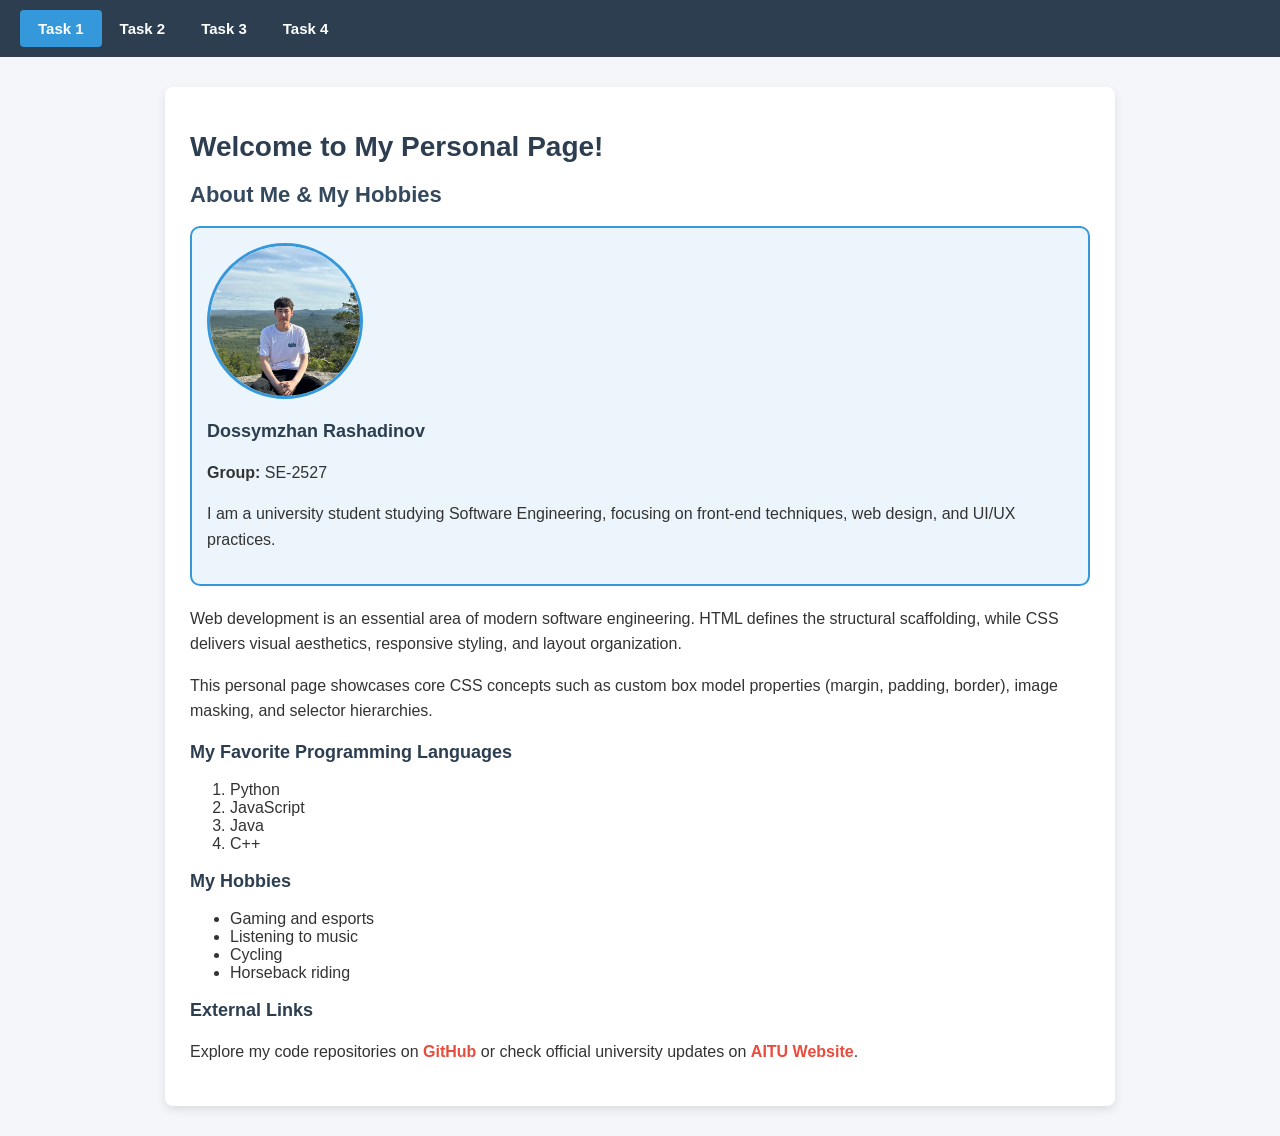
<file: index.html>
<!DOCTYPE html>
<html lang="en">
<head>
    <meta charset="UTF-8">
    <meta name="viewport" content="width=device-width, initial-scale=1.0">
    <title>Task 1 - Personal Webpage</title>
    <link rel="stylesheet" href="styles.css">
</head>
<body>

    <nav class="navbar">
        <a href="index.html" class="active">Task 1</a>
        <a href="task2.html">Task 2</a>
        <a href="task3.html">Task 3</a>
        <a href="task4.html">Task 4</a>
    </nav>

    <div class="container">
        <h1 id="main-title">Welcome to My Personal Page!</h1>
        <h2>About Me & My Hobbies</h2>

        <div class="profile-card">
            <img src="profile.jpg" alt="Dossymzhan Rashadinov Profile Picture" class="profile-img">
            <h3>Dossymzhan Rashadinov</h3>
            <p><strong>Group:</strong> SE-2527</p>
            <p>I am a university student studying Software Engineering, focusing on front-end techniques, web design, and UI/UX practices.</p>
        </div>

        <p>Web development is an essential area of modern software engineering. HTML defines the structural scaffolding, while CSS delivers visual aesthetics, responsive styling, and layout organization.</p>
        <p>This personal page showcases core CSS concepts such as custom box model properties (margin, padding, border), image masking, and selector hierarchies.</p>

        <h3>My Favorite Programming Languages</h3>
        <ol>
            <li>Python</li>
            <li>JavaScript</li>
            <li>Java</li>
            <li>C++</li>
        </ol>

        <h3>My Hobbies</h3>
        <ul>
            <li>Gaming and esports</li>
            <li>Listening to music</li>
            <li>Cycling</li>
            <li>Horseback riding</li>
        </ul>

        <h3>External Links</h3>
        <p>
            Explore my code repositories on <a href="https://github.com" target="_blank" class="custom-link">GitHub</a> or check official university updates on <a href="https://astanait.edu.kz" target="_blank" class="custom-link">AITU Website</a>.
        </p>
    </div>

</body>
</html>
</file>
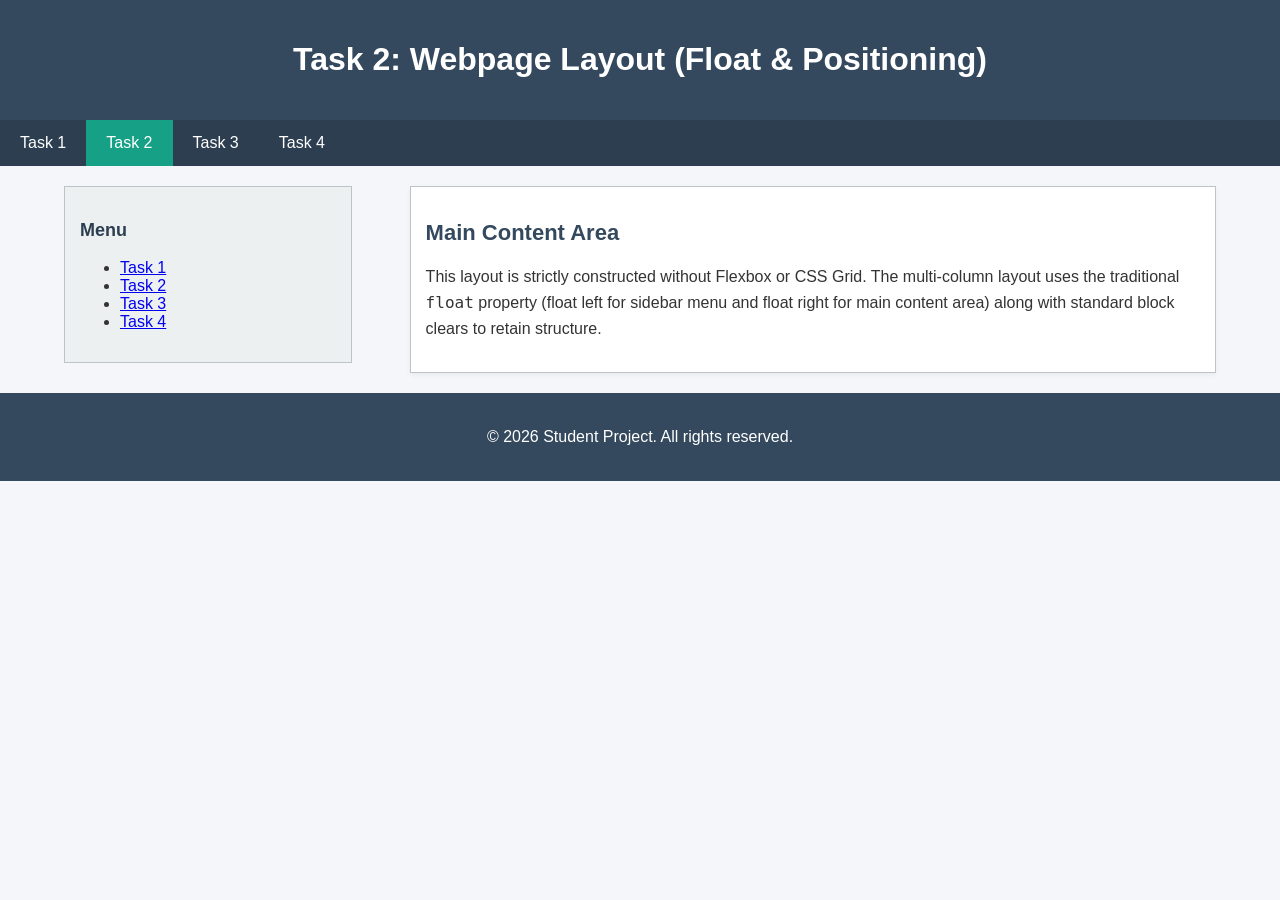
<file: task2.html>
<!DOCTYPE html>
<html lang="en">
<head>
    <meta charset="UTF-8">
    <meta name="viewport" content="width=device-width, initial-scale=1.0">
    <title>Task 2 - Webpage Layout</title>
    <link rel="stylesheet" href="styles.css">
</head>
<body>

    <div class="header">
        <h1>Task 2: Webpage Layout (Float & Positioning)</h1>
    </div>

    <div class="navbar-task2">
        <a href="index.html">Task 1</a>
        <a href="task2.html" class="active">Task 2</a>
        <a href="task3.html">Task 3</a>
        <a href="task4.html">Task 4</a>
    </div>

    <div class="layout-wrapper">
        <div class="sidebar">
            <h3>Menu</h3>
            <ul>
                <li><a href="index.html">Task 1</a></li>
                <li><a href="task2.html">Task 2</a></li>
                <li><a href="task3.html">Task 3</a></li>
                <li><a href="task4.html">Task 4</a></li>
            </ul>
        </div>

        <div class="main-content">
            <h2>Main Content Area</h2>
            <p>This layout is strictly constructed without Flexbox or CSS Grid. The multi-column layout uses the traditional <code>float</code> property (float left for sidebar menu and float right for main content area) along with standard block clears to retain structure.</p>
        </div>

        <div class="clearfix"></div>
    </div>

    <div class="footer">
        <p>&copy; 2026 Student Project. All rights reserved.</p>
    </div>

</body>
</html>
</file>
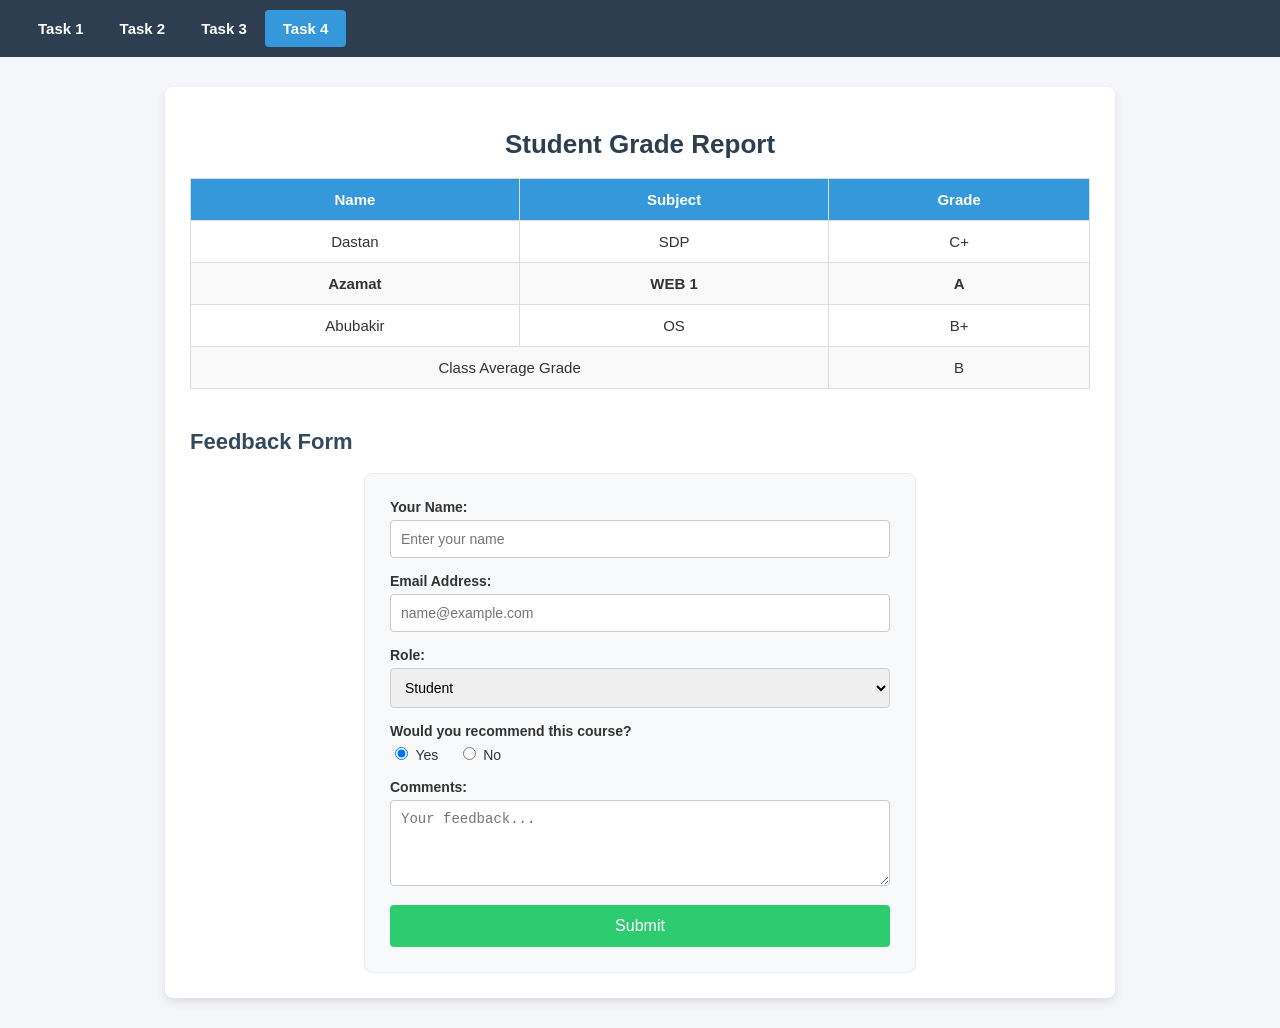
<file: task4.html>
<!DOCTYPE html>
<html lang="en">
<head>
    <meta charset="UTF-8">
    <meta name="viewport" content="width=device-width, initial-scale=1.0">
    <title>Task 4 - Table & Form</title>
    <link rel="stylesheet" href="styles.css">
</head>
<body>

    <nav class="navbar">
        <a href="index.html">Task 1</a>
        <a href="task2.html">Task 2</a>
        <a href="task3.html">Task 3</a>
        <a href="task4.html" class="active">Task 4</a>
    </nav>

    <div class="container">
        <h1 id="table-heading">Student Grade Report</h1>
        
        <table class="grades-table">
            <thead>
                <tr>
                    <th>Name</th>
                    <th>Subject</th>
                    <th>Grade</th>
                </tr>
            </thead>
            <tbody>
                <tr>
                    <td>Dastan</td>
                    <td>SDP</td>
                    <td>C+</td>
                </tr>
                <tr class="highlight-row">
                    <td>Azamat</td>
                    <td>WEB 1</td>
                    <td>A</td>
                </tr>
                <tr>
                    <td>Abubakir</td>
                    <td>OS</td>
                    <td>B+</td>
                </tr>
                <tr>
                    <td colspan="2">Class Average Grade</td>
                    <td>B</td>
                </tr>
            </tbody>
        </table>

        <h2 id="form-heading">Feedback Form</h2>
        
        <form id="feedback-form" class="feedback-form">
            <div class="form-group">
                <label for="name">Your Name:</label>
                <input type="text" id="name" name="name" required placeholder="Enter your name">
            </div>

            <div class="form-group">
                <label for="email">Email Address:</label>
                <input type="email" id="email" name="email" required placeholder="name@example.com">
            </div>

            <div class="form-group">
                <label for="role">Role:</label>
                <select id="role" name="role">
                    <option value="student">Student</option>
                    <option value="teacher">Teacher</option>
                    <option value="other">Other</option>
                </select>
            </div>

            <div class="form-group">
                <label>Would you recommend this course?</label>
                <div class="radio-group">
                    <input type="radio" id="yes" name="recommend" value="yes" checked>
                    <label for="yes">Yes</label>
                    <input type="radio" id="no" name="recommend" value="no">
                    <label for="no">No</label>
                </div>
            </div>

            <div class="form-group">
                <label for="comments">Comments:</label>
                <textarea id="comments" name="comments" rows="4" placeholder="Your feedback..."></textarea>
            </div>

            <button type="submit" class="submit-btn">Submit</button>
        </form>
    </div>

</body>
</html>
</file>
<file: styles.css>
body {
    font-family: Arial, sans-serif;
    font-size: 16px;
    margin: 0;
    padding: 0;
    background-color: #f4f6f9;
    color: #333;
}

.navbar {
    background-color: #2c3e50;
    overflow: hidden;
    padding: 10px 20px;
}

.navbar a {
    float: left;
    color: white;
    text-decoration: none;
    padding: 10px 18px;
    font-weight: bold;
    border-radius: 4px;
    font-size: 15px;
}

.navbar a:hover {
    background-color: #34495e;
}

.navbar a.active {
    background-color: #3498db;
}

.container {
    max-width: 900px;
    margin: 30px auto;
    background: #fff;
    padding: 25px;
    border-radius: 8px;
    box-shadow: 0 4px 10px rgba(0,0,0,0.1);
}

#main-title {
    color: #2c3e50;
    font-size: 28px;
}

h2 {
    font-size: 22px;
    color: #34495e;
}

h3 {
    font-size: 18px;
    color: #2c3e50;
}

p {
    font-size: 16px;
    line-height: 1.6;
}

.profile-card {
    border: 2px solid #3498db;
    padding: 15px;
    border-radius: 10px;
    background-color: #ebf5fb;
    margin-bottom: 20px;
}

.profile-img {
    width: 150px;
    height: 150px;
    max-width: 100%;
    object-fit: cover;
    border-radius: 50%;
    border: 3px solid #3498db;
}

.custom-link {
    color: #e74c3c;
    text-decoration: none;
    font-weight: bold;
    transition: color 0.3s;
}

.custom-link:hover {
    color: #c0392b;
    text-decoration: underline;
}

.header {
    background-color: #34495e;
    color: white;
    text-align: center;
    padding: 20px;
}

.navbar-task2 {
    background-color: #2c3e50;
    overflow: hidden;
}

.navbar-task2 a {
    float: left;
    display: block;
    color: white;
    text-align: center;
    padding: 14px 20px;
    text-decoration: none;
}

.navbar-task2 a:hover {
    background-color: #1abc9c;
}

.navbar-task2 a.active {
    background-color: #16a085;
}

.layout-wrapper {
    width: 90%;
    margin: 20px auto;
}

.sidebar {
    float: left;
    width: 25%;
    background-color: #ecf0f1;
    padding: 15px;
    box-sizing: border-box;
    border: 1px solid #bdc3c7;
}

.main-content {
    float: right;
    width: 70%;
    background-color: #ffffff;
    padding: 15px;
    box-sizing: border-box;
    border: 1px solid #bdc3c7;
    box-shadow: 0 2px 5px rgba(0,0,0,0.05);
}

.clearfix::after {
    content: "";
    clear: both;
    display: table;
}

.footer {
    background-color: #34495e;
    color: white;
    text-align: center;
    padding: 15px;
    margin-top: 20px;
}

#table-heading {
    text-align: center;
    color: #2c3e50;
    font-size: 26px;
}

.grades-table {
    width: 100%;
    border-collapse: collapse;
    margin-bottom: 40px;
}

.grades-table th, .grades-table td {
    border: 1px solid #ddd;
    padding: 12px;
    text-align: center;
    font-size: 15px;
}

.grades-table th {
    background-color: #3498db;
    color: white;
}

.grades-table tbody tr:nth-child(even) {
    background-color: #f9f9f9;
}

.grades-table .highlight-row {
    background-color: #ffeaa7;
    font-weight: bold;
}

/* Task 4: Form styling using ID selector (#feedback-form) and class selectors */
#feedback-form {
    width: 100%;
    max-width: 500px;
    margin: 0 auto;
    background-color: #f8f9fa;
    padding: 25px;
    border-radius: 8px;
    border: 1px solid #e9ecef;
}

.form-group {
    margin-bottom: 15px;
}

.form-group label {
    display: block;
    font-weight: bold;
    margin-bottom: 5px;
    font-size: 14px;
}

.form-group input[type="text"],
.form-group input[type="email"],
.form-group select,
.form-group textarea {
    width: 100%;
    padding: 10px;
    box-sizing: border-box;
    border: 1px solid #ccc;
    border-radius: 4px;
    font-size: 14px;
}

.radio-group label {
    display: inline;
    font-weight: normal;
    margin-right: 15px;
}

.submit-btn {
    background-color: #2ecc71;
    color: white;
    padding: 12px 20px;
    border: none;
    border-radius: 4px;
    cursor: pointer;
    width: 100%;
    font-size: 16px;
}

.submit-btn:hover {
    background-color: #27ae60;
}
</file>
